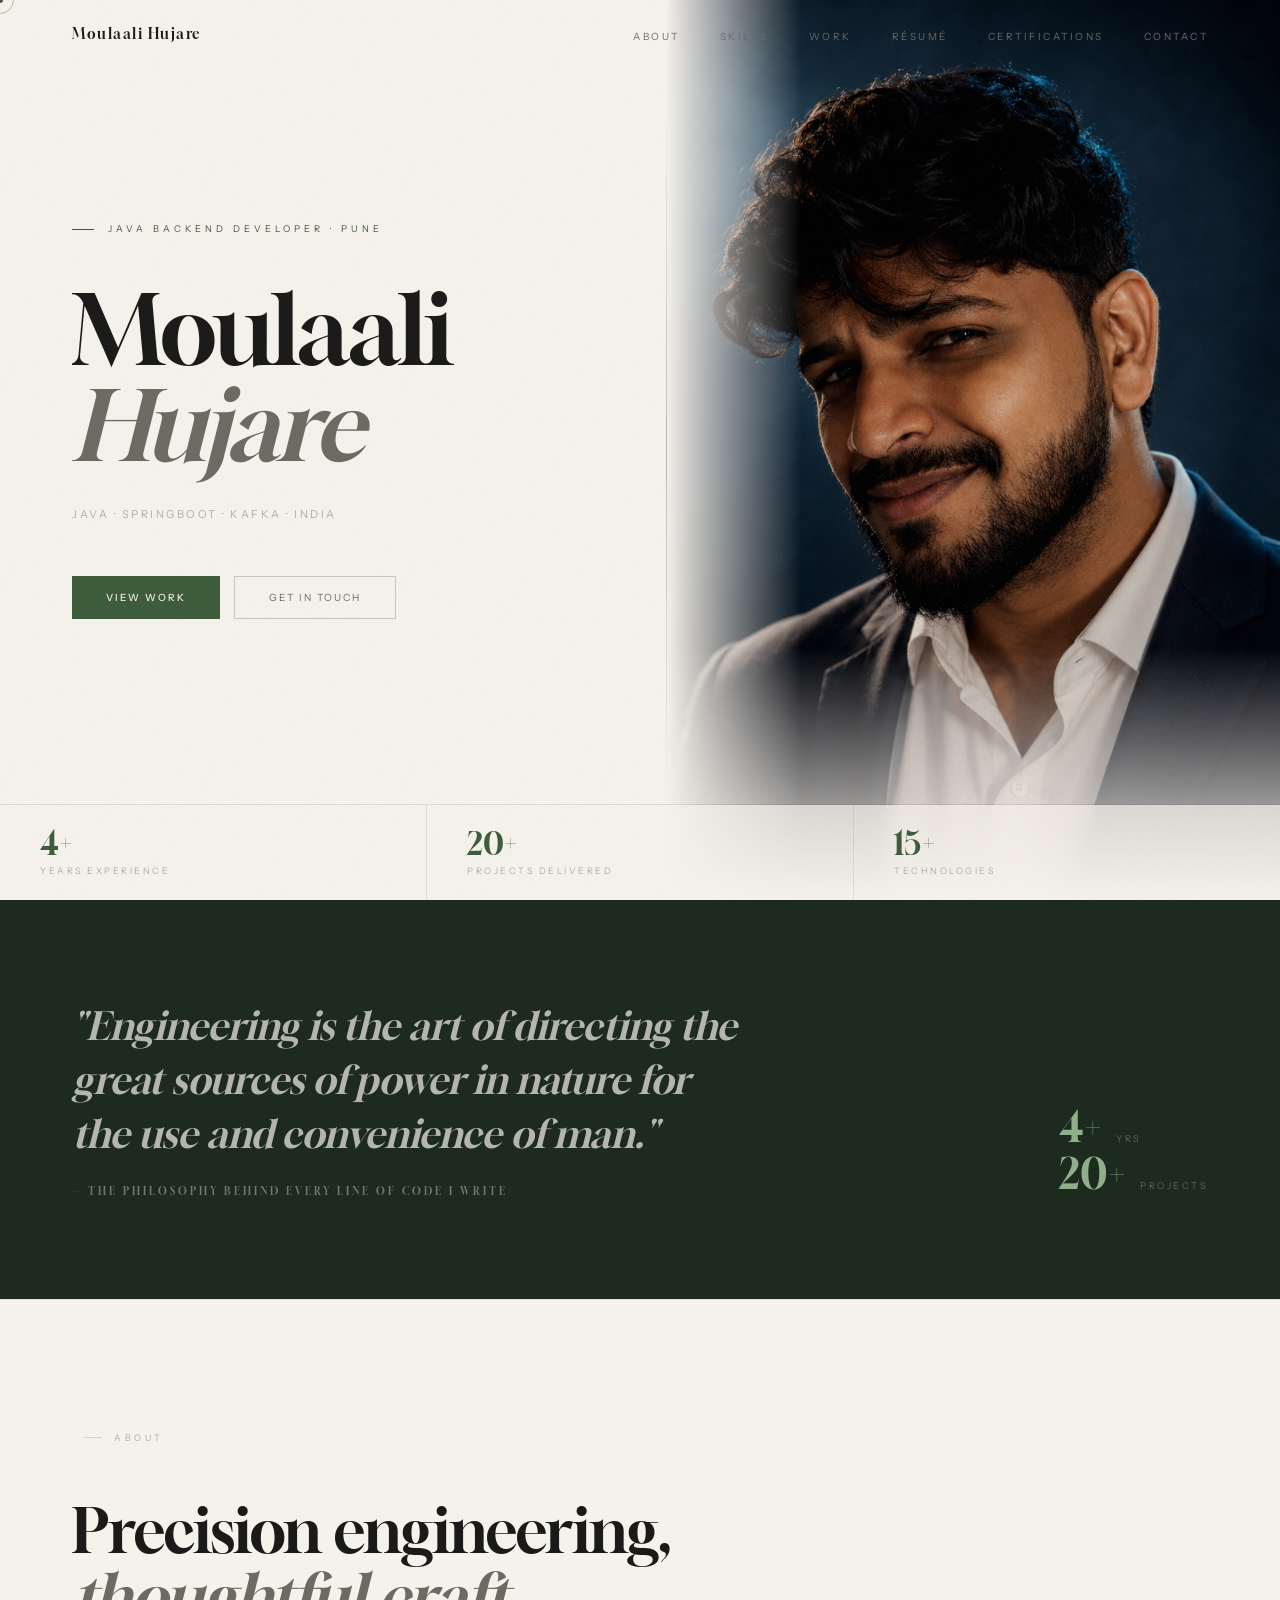
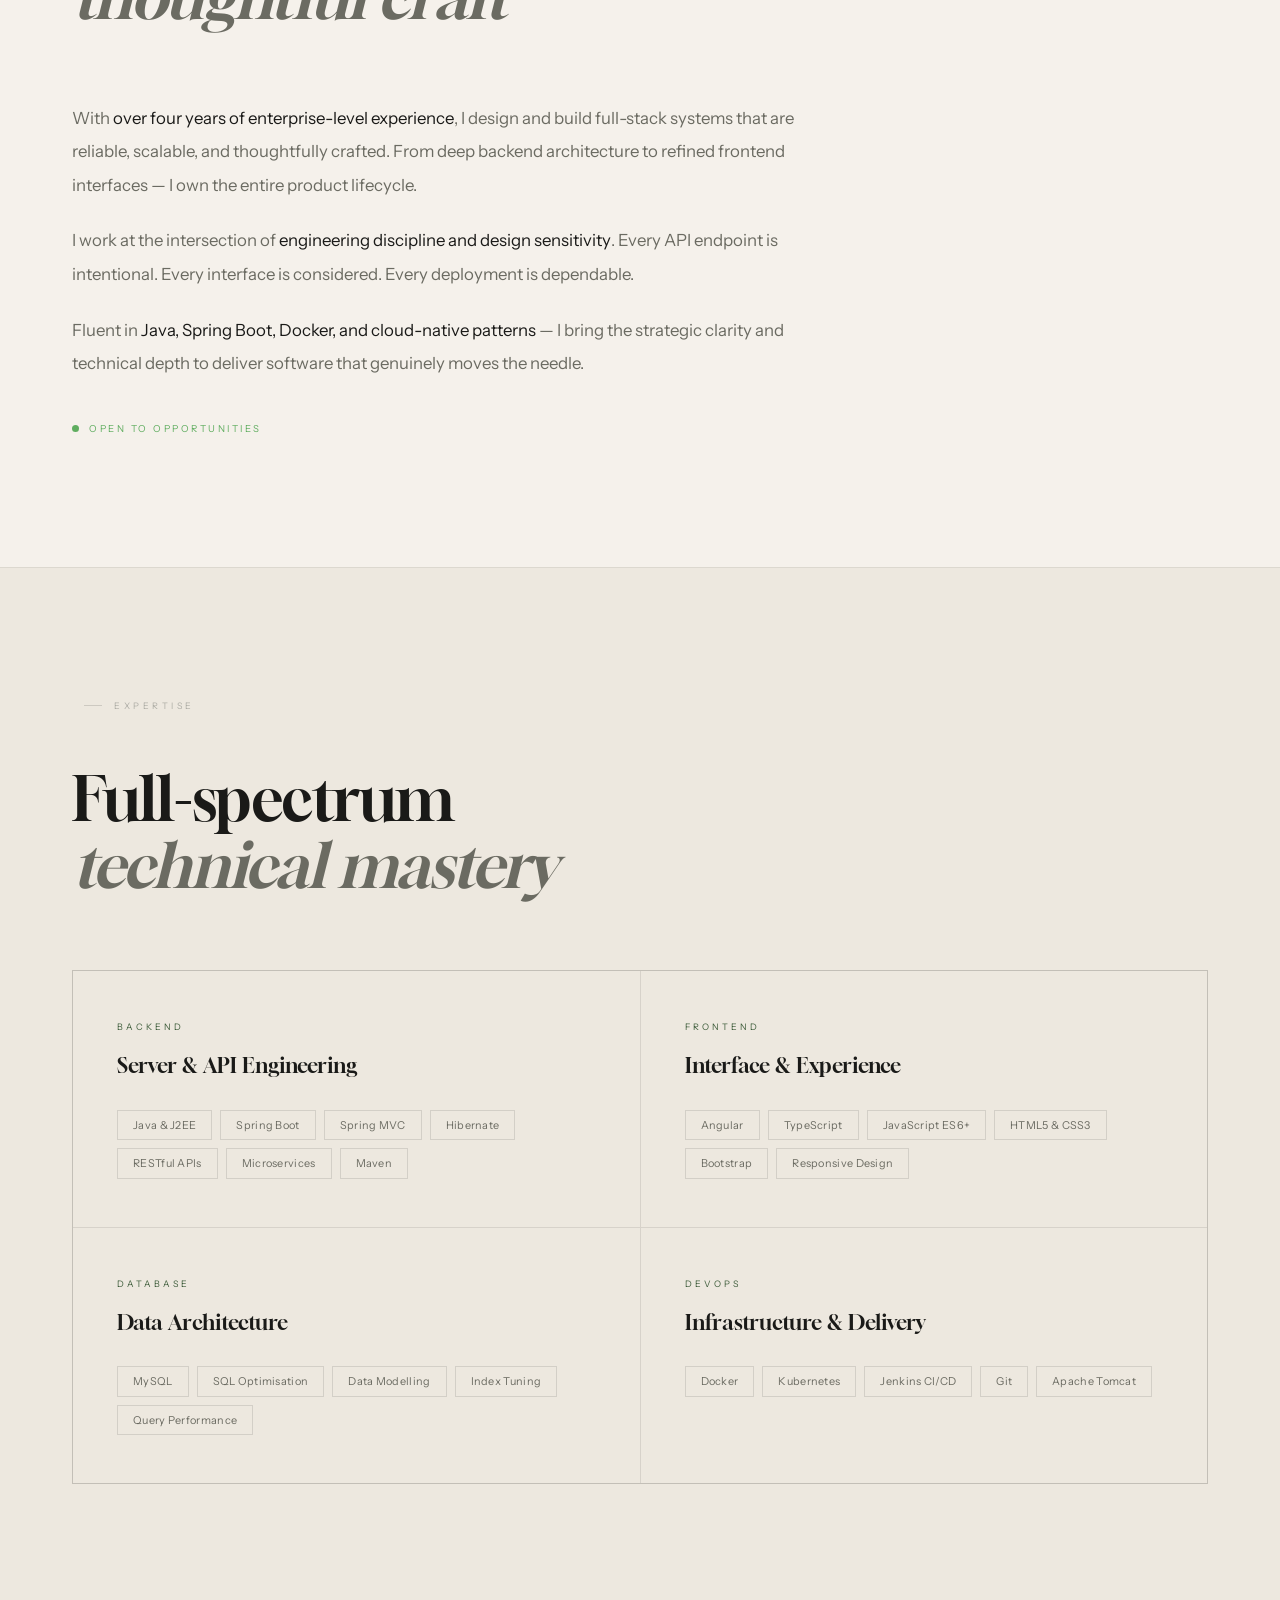
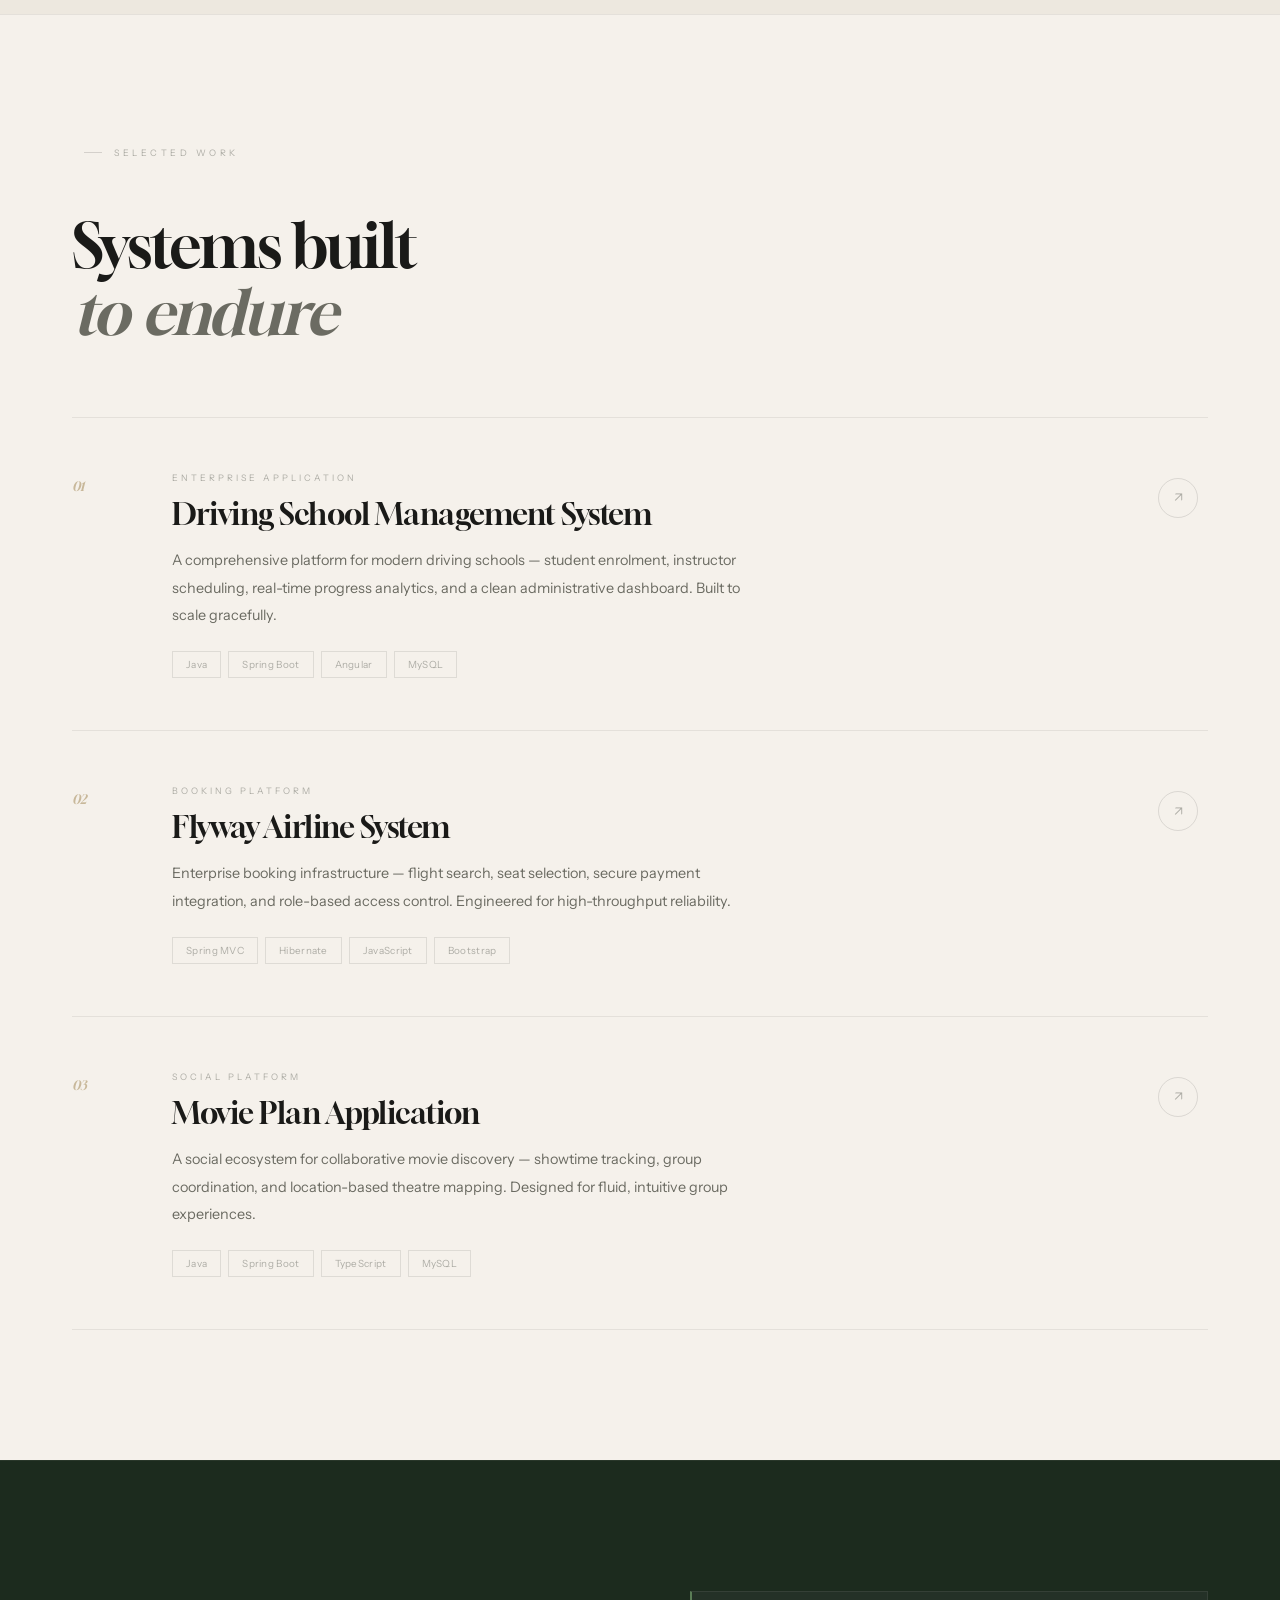
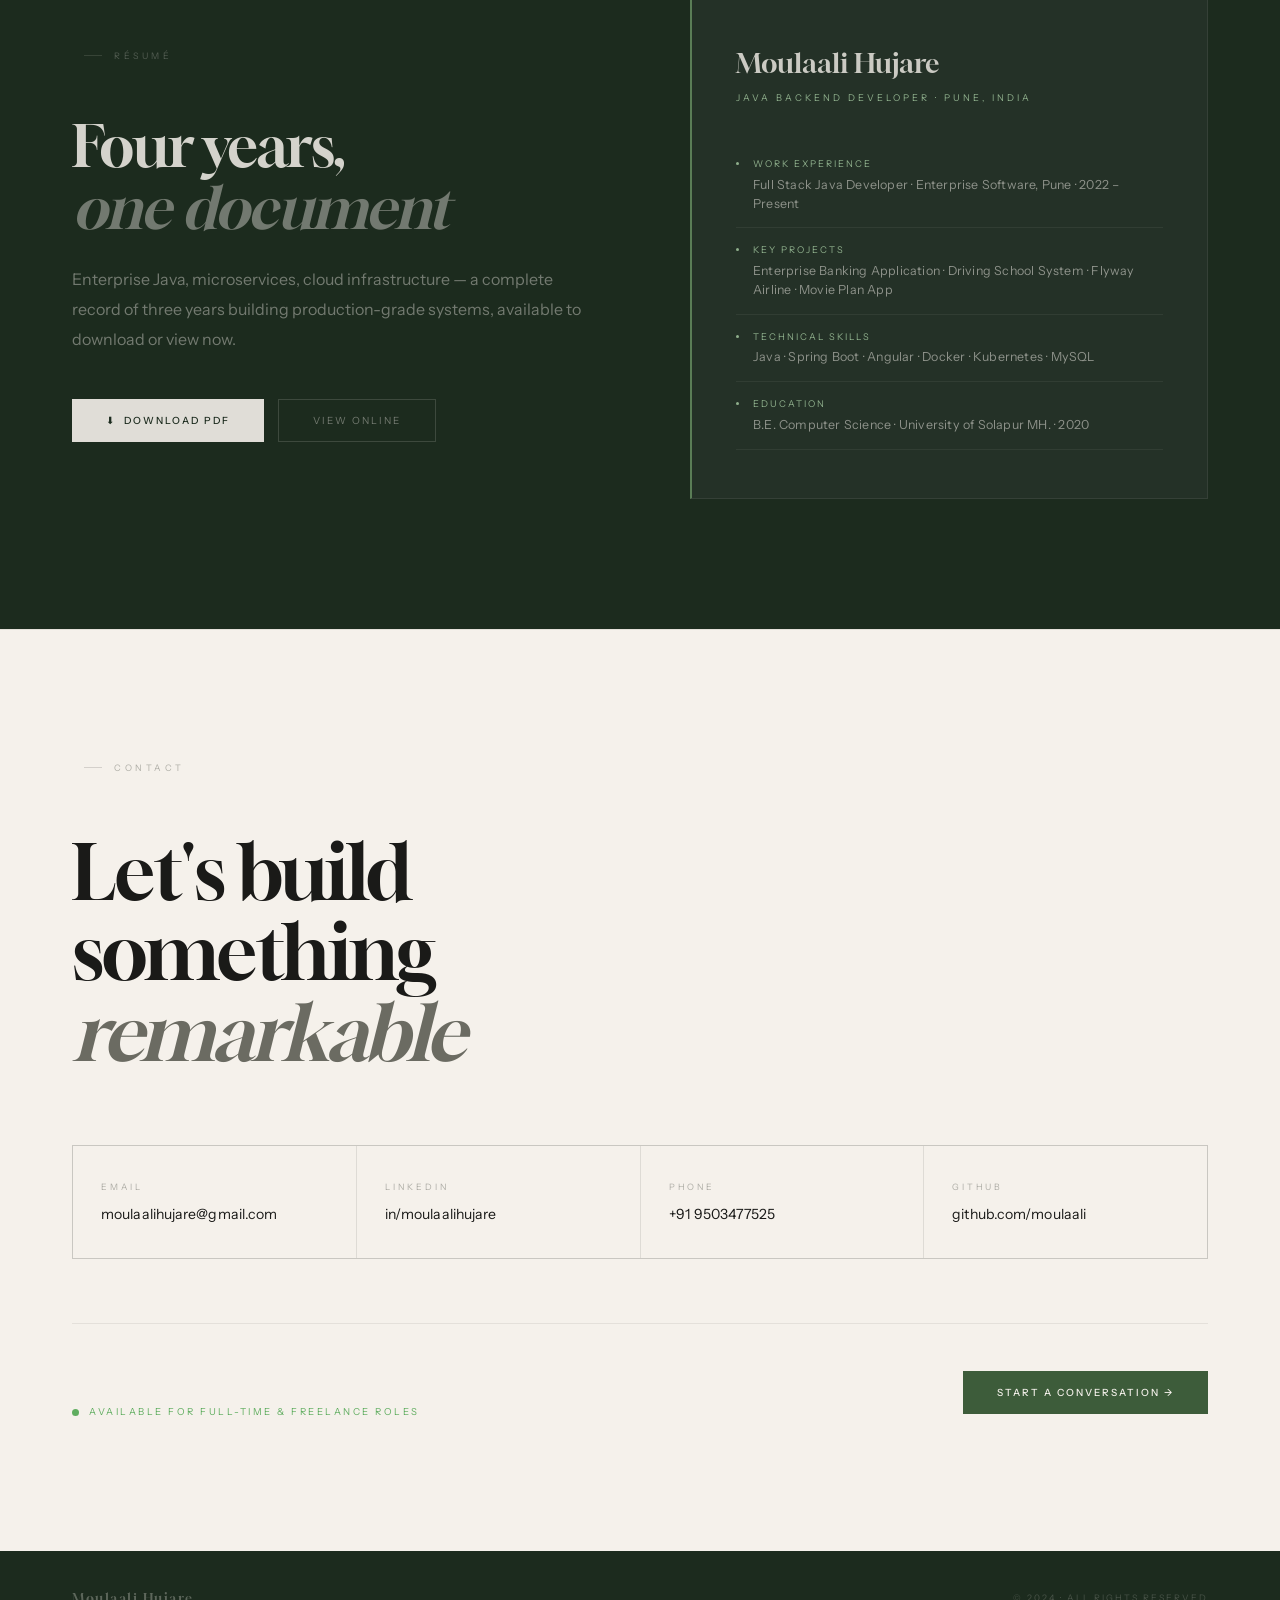
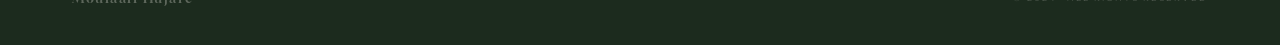
<file: index.html>
<!DOCTYPE html>
<html lang="en">
<head>
<meta charset="UTF-8"/>
<meta name="viewport" content="width=device-width, initial-scale=1.0"/>
<title>Moulaali Hujare</title>
<link rel="preconnect" href="https://fonts.googleapis.com"/>
<link rel="preconnect" href="https://fonts.gstatic.com" crossorigin/>
<link href="https://fonts.googleapis.com/css2?family=Gloock:ital@0;1&family=Instrument+Sans:ital,wght@0,300;0,400;0,500;1,300&display=swap" rel="stylesheet"/>
<style>

/* ═══════════════════════════════════
   TOKENS
═══════════════════════════════════ */
:root {
  /* Background layers */
  --bg:        #F5F1EB;   /* warm parchment */
  --bg-2:      #EDE8DF;   /* slightly deeper */
  --bg-dark:   #1C2B1E;   /* deep forest */
  --bg-dark2:  #243127;   /* forest panel */

  /* Typography */
  --ink:       #1A1A18;
  --ink-60:    #6B6B62;
  --ink-30:    #AEADA6;
  --sand:      #C8B89A;
  --sand-dim:  rgba(200,184,154,0.18);

  /* Accents */
  --moss:      #3D5C3A;   /* forest green */
  --moss-lt:   #5A7D56;
  --sage:      #8FAF8C;
  --terracotta:#C17F5E;

  /* Fonts */
  --serif:     'Gloock', Georgia, serif;
  --sans:      'Instrument Sans', sans-serif;

  --ease:      cubic-bezier(0.16,1,0.3,1);
}

/* ═══════════════════════════════════
   RESET & BASE
═══════════════════════════════════ */
*,*::before,*::after { box-sizing:border-box; margin:0; padding:0; }
html { scroll-behavior:smooth; }
body {
  background: var(--bg);
  color: var(--ink);
  font-family: var(--sans);
  font-size: 16px;
  line-height: 1.7;
  overflow-x: hidden;
  cursor: none;
  -webkit-font-smoothing: antialiased;
}
a { text-decoration: none; color: inherit; }
img { display: block; }

/* Subtle paper texture */
body::after {
  content: '';
  position: fixed; inset: 0; z-index: 9000;
  pointer-events: none; opacity: 0.022;
  background-image: url("data:image/svg+xml,%3Csvg viewBox='0 0 512 512' xmlns='http://www.w3.org/2000/svg'%3E%3Cfilter id='n'%3E%3CfeTurbulence type='fractalNoise' baseFrequency='0.7' numOctaves='4' stitchTiles='stitch'/%3E%3C/filter%3E%3Crect width='100%25' height='100%25' filter='url(%23n)'/%3E%3C/svg%3E");
  background-size: 200px;
}

/* ═══════════════════════════════════
   CURSOR
═══════════════════════════════════ */
#cur-dot {
  position: fixed; z-index: 9500; pointer-events: none;
  width: 6px; height: 6px;
  border-radius: 50%;
  background: var(--moss);
  transform: translate(-50%,-50%);
  transition: width 0.4s var(--ease), height 0.4s var(--ease), background 0.3s;
}
#cur-ring {
  position: fixed; z-index: 9499; pointer-events: none;
  width: 28px; height: 28px;
  border: 1px solid rgba(61,92,58,0.35);
  border-radius: 50%;
  transform: translate(-50%,-50%);
  /* ring lags behind for smooth feel */
}
body.on-link #cur-dot { width: 48px; height: 48px; background: rgba(61,92,58,0.1); }
body.on-link #cur-ring { opacity: 0; }

/* ═══════════════════════════════════
   PROGRESS LINE
═══════════════════════════════════ */
#bar {
  position: fixed; top: 0; left: 0; z-index: 8000;
  height: 2px; width: 0%;
  background: var(--moss);
  transition: width 0.1s linear;
}

/* ═══════════════════════════════════
   NAV
═══════════════════════════════════ */
#nav {
  position: fixed; top: 0; left: 0; right: 0; z-index: 300;
  display: flex; align-items: center; justify-content: space-between;
  padding: 0 72px; height: 70px;
  transition: background 0.7s var(--ease), border-color 0.7s, height 0.4s var(--ease);
  border-bottom: 1px solid transparent;
}
#nav.solid {
  background: rgba(245,241,235,0.93);
  backdrop-filter: blur(16px);
  border-color: rgba(26,26,24,0.08);
  height: 60px;
}
.nav-logo {
  font-family: var(--serif); font-size: 0.9rem;
  font-weight: 400; letter-spacing: 1.5px;
  color: var(--ink); cursor: none;
}
nav ul { display: flex; gap: 40px; list-style: none; }
nav ul a {
  font-size: 0.62rem; letter-spacing: 2.5px;
  text-transform: uppercase; font-weight: 400;
  color: var(--ink-60); cursor: none;
  transition: color 0.3s;
  position: relative;
}
nav ul a::after {
  content: '';
  position: absolute; left: 0; bottom: -4px;
  width: 0; height: 1px;
  background: var(--moss);
  transition: width 0.4s var(--ease);
}
nav ul a:hover, nav ul a.on { color: var(--ink); }
nav ul a:hover::after, nav ul a.on::after { width: 100%; }

/* ═══════════════════════════════════
   HERO
═══════════════════════════════════ */
#hero {
  min-height: 100svh;
  display: grid; grid-template-columns: 52% 48%;
  position: relative; overflow: hidden;
}

/* Left — text */
.hero-left {
  display: flex; flex-direction: column; justify-content: center;
  padding: 80px 72px 140px;
  position: relative; z-index: 2;
}

/* Right — photo */
.hero-right {
  background: var(--bg-dark); position: relative; overflow: hidden;
}
.hero-right img {
  width: 100%; height: 100%;
  object-fit: cover; object-position: center top;
  filter: sepia(12%) contrast(1.08) brightness(0.82);
  transform: scale(1.05);
  transition: transform 7s var(--ease), filter 1.2s;
}
#hero:hover .hero-right img {
  transform: scale(1.01);
  filter: sepia(4%) contrast(1.06) brightness(0.9);
}
/* Photo color-grade overlay */
.hero-right::before {
  content: '';
  position: absolute; inset: 0; z-index: 1;
  background:
    linear-gradient(to right, var(--bg) 0%, transparent 22%),
    linear-gradient(to top,   var(--bg) 0%, transparent 28%);
}
/* Thin vertical rule */
.hero-sep {
  position: absolute; left: 52%; top: 12%; bottom: 12%; z-index: 3;
  width: 1px;
  background: linear-gradient(to bottom, transparent, rgba(61,92,58,0.35), transparent);
}

.hero-eyebrow {
  display: flex; align-items: center; gap: 14px; margin-bottom: 44px;
  opacity: 0; animation: rise 1.1s 0.15s var(--ease) forwards;
}
.eyebrow-dash { width: 22px; height: 1px; background: var(--moss); }
.eyebrow-text {
  font-size: 0.58rem; letter-spacing: 4px;
  text-transform: uppercase; color: var(--moss);
}

.hero-name {
  font-family: var(--serif); font-size: clamp(4rem, 7.5vw, 8rem);
  font-weight: 400; line-height: 1.0; letter-spacing: -2px;
  color: var(--ink); margin-bottom: 32px;
}
.hero-name .ln { display: block; overflow: hidden; padding-bottom: 0.12em; margin-bottom: -0.12em; }
.hero-name .wd {
  display: block;
  opacity: 0; transform: translateY(108%);
  animation: slide-up 1.1s var(--ease) forwards;
}
.hero-name .wd.a { animation-delay: 0.3s; }
.hero-name .wd.b { animation-delay: 0.52s; font-style: italic; color: var(--ink-60); }

.hero-descriptor {
  font-size: 0.68rem; letter-spacing: 2.5px; text-transform: uppercase;
  color: var(--ink-30); margin-bottom: 52px;
  opacity: 0; animation: rise 1s 0.8s var(--ease) forwards;
}

.hero-cta {
  display: flex; gap: 14px; flex-wrap: wrap;
  opacity: 0; animation: rise 1s 1s var(--ease) forwards;
}

/* Stats — pinned to bottom full width */
.hero-stats {
  position: absolute; bottom: 0; left: 0; right: 0; z-index: 4;
  display: flex; border-top: 1px solid rgba(26,26,24,0.1);
}
.hs {
  flex: 1; padding: 22px 40px;
  border-right: 1px solid rgba(26,26,24,0.08);
  background: rgba(245,241,235,0.7);
  backdrop-filter: blur(8px);
  opacity: 0; animation: rise 0.9s var(--ease) forwards;
}
.hs:nth-child(1) { animation-delay: 1.1s; }
.hs:nth-child(2) { animation-delay: 1.2s; }
.hs:nth-child(3) { animation-delay: 1.3s; }
.hs:last-child { border-right: none; }
.hs-n {
  font-family: var(--serif); font-size: 2rem;
  font-weight: 400; color: var(--moss); line-height: 1; margin-bottom: 4px;
}
.hs-l {
  font-size: 0.56rem; letter-spacing: 2.5px;
  text-transform: uppercase; color: var(--ink-30);
}

/* ═══════════════════════════════════
   BUTTONS
═══════════════════════════════════ */
.btn-fill {
  display: inline-flex; align-items: center; gap: 10px;
  padding: 13px 34px;
  background: var(--moss); color: var(--bg);
  font-size: 0.62rem; font-weight: 500;
  letter-spacing: 2px; text-transform: uppercase;
  cursor: none; position: relative; overflow: hidden;
  transition: transform 0.4s var(--ease);
}
.btn-fill::before {
  content: ''; position: absolute; inset: 0;
  background: var(--bg-dark2);
  transform: translateX(-101%);
  transition: transform 0.45s var(--ease);
}
.btn-fill:hover { transform: translateY(-2px); }
.btn-fill:hover::before { transform: translateX(0); }
.btn-fill span { position: relative; z-index: 1; }

.btn-border {
  display: inline-flex; align-items: center; gap: 10px;
  padding: 12px 34px;
  border: 1px solid rgba(26,26,24,0.2);
  color: var(--ink-60);
  font-size: 0.62rem; font-weight: 400;
  letter-spacing: 2px; text-transform: uppercase;
  cursor: none;
  transition: border-color 0.3s, color 0.3s, transform 0.4s var(--ease);
}
.btn-border:hover { border-color: var(--moss); color: var(--moss); transform: translateY(-2px); }

/* ═══════════════════════════════════
   DARK BAND — full-bleed forest
═══════════════════════════════════ */
.dark-band {
  background: var(--bg-dark);
  padding: 100px 72px;
  display: flex; align-items: flex-end; justify-content: space-between;
  gap: 60px; flex-wrap: wrap;
}
.db-quote {
  font-family: var(--serif); font-size: clamp(1.5rem, 3vw, 2.6rem);
  font-weight: 400; font-style: italic; line-height: 1.4;
  color: rgba(245,241,235,0.7); max-width: 680px;
}
.db-quote em { color: rgba(245,241,235,0.4); font-style: normal; font-size: 0.6rem; letter-spacing: 3px; text-transform: uppercase; display: block; margin-top: 24px; }
.db-right {
  display: flex; flex-direction: column; gap: 6px; flex-shrink: 0;
  padding-bottom: 4px;
}
.db-stat {
  display: flex; align-items: baseline; gap: 14px;
}
.db-n {
  font-family: var(--serif); font-size: 2.6rem;
  font-weight: 400; color: var(--sage); line-height: 1;
}
.db-l {
  font-size: 0.58rem; letter-spacing: 2.5px;
  text-transform: uppercase; color: rgba(245,241,235,0.3);
}

/* ═══════════════════════════════════
   SECTIONS
═══════════════════════════════════ */
.si { max-width: 1280px; margin: 0 auto; padding: 130px 72px; }

.sec-label {
  display: flex; align-items: center; gap: 12px; margin-bottom: 52px;
}
.sl-num {
  font-family: var(--serif); font-style: italic;
  font-size: 0.72rem; color: var(--moss);
}
.sl-line { width: 18px; height: 1px; background: rgba(26,26,24,0.15); }
.sl-text {
  font-size: 0.56rem; letter-spacing: 3.5px;
  text-transform: uppercase; color: var(--ink-30);
}

.sec-h {
  font-family: var(--serif);
  font-size: clamp(2.8rem, 4.8vw, 4.8rem);
  font-weight: 400; line-height: 1.08;
  color: var(--ink); letter-spacing: -1px;
}
.sec-h i { font-style: italic; color: var(--ink-60); }
.sec-sub {
  font-size: 1rem; line-height: 1.9; font-weight: 300;
  color: var(--ink-60); max-width: 500px; margin-top: 20px;
}

/* ═══════════════════════════════════
   ABOUT
═══════════════════════════════════ */
#about { background: var(--bg); border-top: 1px solid rgba(26,26,24,0.08); }
.about-layout {
  display: grid; grid-template-columns: 1fr;
  max-width: 760px;
  margin-top: 72px;
}
.about-body p {
  font-size: 1.05rem; line-height: 2; font-weight: 300;
  color: var(--ink-60); margin-bottom: 22px;
}
.about-body p strong { color: var(--ink); font-weight: 400; }
.status-row {
  display: flex; align-items: center; gap: 10px; margin-top: 40px;
}
.status-dot {
  width: 7px; height: 7px; border-radius: 50%;
  background: #5FAD5F;
  animation: breathe 2.4s ease-in-out infinite;
}
.status-txt {
  font-size: 0.6rem; letter-spacing: 2.5px;
  text-transform: uppercase; color: #5FAD5F;
}




/* ═══════════════════════════════════
   SKILLS
═══════════════════════════════════ */
#skills { background: var(--bg-2); border-top: 1px solid rgba(26,26,24,0.08); }
.skills-layout {
  display: grid; grid-template-columns: repeat(2,1fr);
  gap: 1px; background: rgba(26,26,24,0.1);
  margin-top: 72px; border: 1px solid rgba(26,26,24,0.1);
}
.sg {
  background: var(--bg-2); padding: 48px 44px;
  cursor: none; position: relative; overflow: hidden;
  transition: background 0.35s var(--ease);
}
/* Bottom border reveal */
.sg::after {
  content: '';
  position: absolute; bottom: 0; left: 44px; right: 44px; height: 1px;
  background: var(--moss);
  transform: scaleX(0); transform-origin: left;
  transition: transform 0.5s var(--ease);
}
.sg:hover { background: var(--bg); }
.sg:hover::after { transform: scaleX(1); }
.sg-head {
  font-size: 0.56rem; letter-spacing: 3px; text-transform: uppercase;
  color: var(--moss); margin-bottom: 14px;
}
.sg-title {
  font-family: var(--serif); font-size: 1.3rem;
  font-weight: 400; color: var(--ink); margin-bottom: 26px;
}
.sg-tags { display: flex; flex-wrap: wrap; gap: 8px; }
.sg-tag {
  padding: 5px 15px; border: 1px solid rgba(26,26,24,0.12);
  font-size: 0.68rem; font-weight: 300; color: var(--ink-60);
  letter-spacing: 0.3px;
  transition: border-color 0.3s, color 0.3s;
}
.sg:hover .sg-tag { border-color: rgba(61,92,58,0.3); color: var(--ink); }

/* ═══════════════════════════════════
   WORK
═══════════════════════════════════ */
#work { background: var(--bg); border-top: 1px solid rgba(26,26,24,0.08); }
.work-items { margin-top: 72px; }
.wi {
  display: grid; grid-template-columns: 52px 1fr 50px;
  gap: 48px; align-items: start;
  padding: 52px 0; border-bottom: 1px solid rgba(26,26,24,0.08);
  cursor: none; position: relative;
  transition: padding-left 0.6s var(--ease);
}
.wi:first-child { border-top: 1px solid rgba(26,26,24,0.08); }
.wi::before {
  content: '';
  position: absolute; left: 0; top: 20%; bottom: 20%; width: 1px;
  background: linear-gradient(to bottom, transparent, var(--moss), transparent);
  opacity: 0; transition: opacity 0.4s var(--ease);
}
.wi:hover { padding-left: 18px; }
.wi:hover::before { opacity: 0.6; }

.wi-num {
  font-family: var(--serif); font-style: italic; font-size: 0.8rem;
  color: var(--sand); padding-top: 6px;
  transition: color 0.3s;
}
.wi:hover .wi-num { color: var(--moss); }

.wi-cat {
  font-size: 0.56px; letter-spacing: 3px; text-transform: uppercase;
  color: var(--ink-30); margin-bottom: 12px; font-size: 0.56rem;
}
.wi-title {
  font-family: var(--serif); font-size: 1.85rem;
  font-weight: 400; color: var(--ink); line-height: 1.15;
  margin-bottom: 16px; letter-spacing: -0.5px;
  transition: color 0.3s;
}
.wi:hover .wi-title { color: var(--moss); }
.wi-desc {
  font-size: 0.9rem; line-height: 1.9; font-weight: 300;
  color: var(--ink-60); max-width: 580px;
}
.wi-chips { display: flex; flex-wrap: wrap; gap: 7px; margin-top: 22px; }
.wi-chip {
  padding: 4px 13px; border: 1px solid rgba(26,26,24,0.1);
  font-size: 0.62rem; color: var(--ink-30); letter-spacing: 0.3px;
  transition: border-color 0.3s, color 0.3s;
}
.wi:hover .wi-chip { border-color: rgba(61,92,58,0.2); color: var(--ink-60); }

.wi-arrow {
  width: 40px; height: 40px; border: 1px solid rgba(26,26,24,0.12);
  border-radius: 50%; display: flex; align-items: center; justify-content: center;
  color: var(--ink-30); font-size: 0.85rem; margin-top: 8px;
  flex-shrink: 0;
  transition: background 0.35s var(--ease), border-color 0.35s,
              color 0.35s, transform 0.45s var(--ease);
}
.wi:hover .wi-arrow {
  background: var(--moss); border-color: var(--moss);
  color: var(--bg); transform: rotate(-45deg);
}

/* ═══════════════════════════════════
   RESUME — single clean section
═══════════════════════════════════ */
#resume {
  background: var(--bg-dark);
  border-top: 1px solid rgba(245,241,235,0.06);
  padding: 130px 72px;
}
.resume-inner {
  max-width: 1280px; margin: 0 auto;
  display: grid; grid-template-columns: 1fr 1fr;
  gap: 100px; align-items: center;
}
.resume-left .sl-num { color: var(--sage); }
.resume-left .sl-line { background: rgba(245,241,235,0.12); }
.resume-left .sl-text { color: rgba(245,241,235,0.25); }
.resume-title {
  font-family: var(--serif);
  font-size: clamp(2.8rem,4.5vw,4.5rem);
  font-weight: 400; line-height: 1.08;
  color: rgba(245,241,235,0.85); letter-spacing: -1px;
  margin: 52px 0 24px;
}
.resume-title i { font-style: italic; color: rgba(245,241,235,0.4); }
.resume-body {
  font-size: 1rem; line-height: 1.9; font-weight: 300;
  color: rgba(245,241,235,0.4); margin-bottom: 44px;
}
.resume-btns { display: flex; gap: 14px; flex-wrap: wrap; }

/* Light variant buttons for dark bg */
.btn-light {
  display: inline-flex; align-items: center; gap: 10px;
  padding: 13px 34px;
  background: rgba(245,241,235,0.9); color: var(--bg-dark);
  font-size: 0.62rem; font-weight: 500;
  letter-spacing: 2px; text-transform: uppercase;
  cursor: none; position: relative; overflow: hidden;
  transition: transform 0.4s var(--ease);
}
.btn-light::before {
  content: ''; position: absolute; inset: 0;
  background: var(--sage);
  transform: translateX(-101%);
  transition: transform 0.45s var(--ease);
}
.btn-light:hover { transform: translateY(-2px); }
.btn-light:hover::before { transform: translateX(0); }
.btn-light span { position: relative; z-index: 1; }

.btn-ghost-lt {
  display: inline-flex; align-items: center; gap: 10px;
  padding: 12px 34px;
  border: 1px solid rgba(245,241,235,0.15); color: rgba(245,241,235,0.4);
  font-size: 0.62rem; font-weight: 400;
  letter-spacing: 2px; text-transform: uppercase;
  cursor: none;
  transition: border-color 0.3s, color 0.3s, transform 0.4s var(--ease);
}
.btn-ghost-lt:hover {
  border-color: rgba(245,241,235,0.4);
  color: rgba(245,241,235,0.8);
  transform: translateY(-2px);
}

/* Document preview card */
.resume-card {
  background: var(--bg-dark2);
  border: 1px solid rgba(245,241,235,0.08);
  border-left: 2px solid var(--moss-lt);
  padding: 48px 44px;
  transition: transform 0.5s var(--ease), box-shadow 0.5s;
}
.resume-card:hover {
  transform: translateY(-6px);
  box-shadow: 0 32px 80px rgba(0,0,0,0.4);
}
.rc-name {
  font-family: var(--serif); font-size: 1.7rem;
  font-weight: 400; color: rgba(245,241,235,0.8); margin-bottom: 4px;
}
.rc-role {
  font-size: 0.58rem; letter-spacing: 3px; text-transform: uppercase;
  color: var(--sage); margin-bottom: 36px;
}
.rc-items { display: flex; flex-direction: column; }
.rc-item {
  display: flex; align-items: flex-start; gap: 14px;
  padding: 14px 0; border-bottom: 1px solid rgba(245,241,235,0.06);
}
.rc-dot { width: 3px; height: 3px; background: var(--sage); border-radius: 50%; flex-shrink: 0; margin-top: 6px; }
.rc-block { display: flex; flex-direction: column; gap: 4px; }
.rc-lbl {
  font-size: 0.58rem; letter-spacing: 2px; text-transform: uppercase;
  color: var(--sage);
}
.rc-detail {
  font-family: var(--sans); font-size: 0.78rem; font-weight: 300;
  color: rgba(245,241,235,0.5); line-height: 1.5; letter-spacing: 0.2px;
}

/* ═══════════════════════════════════
   CONTACT
═══════════════════════════════════ */
#contact { background: var(--bg); border-top: 1px solid rgba(26,26,24,0.08); }
.contact-heading {
  font-family: var(--serif);
  font-size: clamp(3rem, 6vw, 6.5rem);
  font-weight: 400; line-height: 1.05;
  color: var(--ink); letter-spacing: -2px;
  margin: 56px 0 72px;
}
.contact-heading i { font-style: italic; color: var(--ink-60); }
.c-grid {
  display: grid; grid-template-columns: repeat(4,1fr);
  gap: 1px; background: rgba(26,26,24,0.1);
  border: 1px solid rgba(26,26,24,0.1); margin-bottom: 64px;
}
.cc {
  background: var(--bg); padding: 34px 28px;
  cursor: none; position: relative; overflow: hidden;
  transition: background 0.35s;
}
.cc::before {
  content: '';
  position: absolute; top: 0; left: 0; right: 0; height: 1px;
  background: var(--moss);
  transform: scaleX(0);
  transition: transform 0.45s var(--ease);
}
.cc:hover { background: rgba(61,92,58,0.04); }
.cc:hover::before { transform: scaleX(1); }
.cc-lbl {
  font-size: 0.55rem; letter-spacing: 3px; text-transform: uppercase;
  color: var(--ink-30); margin-bottom: 10px;
}
.cc-val {
  font-family: var(--sans); font-size: 0.88rem;
  font-weight: 300; color: var(--ink); line-height: 1.4; letter-spacing: 0.1px;
}
.c-foot {
  display: flex; justify-content: space-between; align-items: center;
  padding-top: 40px; border-top: 1px solid rgba(26,26,24,0.08);
  flex-wrap: wrap; gap: 24px;
}

/* ═══════════════════════════════════
   FOOTER
═══════════════════════════════════ */
footer {
  background: var(--bg-dark); padding: 36px 72px;
  display: flex; justify-content: space-between; align-items: center;
  flex-wrap: wrap; gap: 12px;
}
.ft-l {
  font-family: var(--serif); font-size: 0.82rem;
  font-weight: 400; color: rgba(245,241,235,0.3); letter-spacing: 1.5px;
}
.ft-r {
  font-size: 0.56rem; letter-spacing: 2px;
  text-transform: uppercase; color: rgba(245,241,235,0.2);
}

/* ═══════════════════════════════════
   KEYFRAMES
═══════════════════════════════════ */
@keyframes rise {
  from { opacity:0; transform:translateY(20px); }
  to   { opacity:1; transform:translateY(0); }
}
@keyframes slide-up {
  from { opacity:0; transform:translateY(108%); }
  to   { opacity:1; transform:translateY(0); }
}
@keyframes breathe {
  0%,100% { opacity:1; }
  50%      { opacity:0.35; }
}

/* Scroll reveal */
.rv { opacity:0; transform:translateY(26px); transition:opacity 0.9s var(--ease),transform 0.9s var(--ease); }
.rv.in { opacity:1; transform:translateY(0); }
.rv-l { opacity:0; transform:translateX(-24px); transition:opacity 0.85s var(--ease),transform 0.85s var(--ease); }
.rv-l.in { opacity:1; transform:translateX(0); }
.rv-s { opacity:0; transform:scale(0.97); transition:opacity 0.85s var(--ease),transform 0.85s var(--ease); }
.rv-s.in { opacity:1; transform:scale(1); }
.d1{transition-delay:.08s} .d2{transition-delay:.16s}
.d3{transition-delay:.24s} .d4{transition-delay:.32s}

/* ═══════════════════════════════════
   RESPONSIVE
═══════════════════════════════════ */
@media(max-width:1024px){
  #nav{padding:0 36px;}
  .si{padding:100px 36px;}
  .hero-left{padding:0 36px 120px;}
  .about-layout,.resume-inner{grid-template-columns:1fr;gap:56px;}
  .skills-layout{grid-template-columns:1fr;}
  
  .wi{grid-template-columns:44px 1fr;}
  .wi-arrow{display:none;}
  #resume{padding:100px 36px;}
  footer{padding:28px 36px;}
  .dark-band{padding:72px 36px;}
  .c-grid{grid-template-columns:1fr 1fr;}
}
@media(max-width:520px){
  .c-grid{grid-template-columns:1fr;}
}
@media(max-width:768px){
  #hero{grid-template-columns:1fr;}
  .hero-right{height:52vh;order:-1;}
  .hero-left{padding:80px 28px 130px;}
  nav ul{display:none;}
  .hero-name{font-size:clamp(3.5rem,12vw,6rem);}
  .hero-stats{flex-direction:column;}
  .hs{border-right:none;border-bottom:1px solid rgba(26,26,24,0.08);}
  .hs:last-child{border-bottom:none;}
  
  .hero-sep{display:none;}
  .hero-cta{flex-direction:column;align-items:flex-start;}
  .contact-heading{font-size:clamp(2.5rem,9vw,4rem);}
}
</style>
</head>
<body>

<div id="bar"></div>
<div id="cur-dot"></div>
<div id="cur-ring"></div>

<!-- ── NAV ── -->
<nav id="nav">
  <a href="#hero" class="nav-logo">Moulaali Hujare</a>
  <ul>
    <li><a href="#about">About</a></li>
    <li><a href="#skills">Skills</a></li>
    <li><a href="#work">Work</a></li>
    <li><a href="#resume">Résumé</a></li>
    <li><a href="certifications.html">Certifications</a></li>
    <li><a href="#contact">Contact</a></li>
  </ul>
</nav>

<!-- ── HERO ── -->
<section id="hero">
  <div class="hero-left">
    <div class="hero-eyebrow">
      <div class="eyebrow-dash"></div>
      <span class="eyebrow-text">Java Backend Developer · Pune</span>
    </div>

    <h1 class="hero-name">
      <span class="ln"><span class="wd a">Moulaali</span></span>
      <span class="ln"><span class="wd b">Hujare</span></span>
    </h1>

    <p class="hero-descriptor">Java &middot; Springboot &middot; Kafka &middot; India</p>

    <div class="hero-cta">
      <a href="#work" class="btn-fill"><span>View Work</span></a>
      <a href="#contact" class="btn-border">Get in Touch</a>
    </div>
  </div>

  <div class="hero-right">
    <img src="pfpic.png" alt="Moulaali Hujare"
         onerror="this.parentElement.style.background='#243127'"/>
  </div>

  <div class="hero-sep"></div>

  <div class="hero-stats">
    <div class="hs">
      <div class="hs-n" id="n1">4+</div>
      <div class="hs-l">Years Experience</div>
    </div>
    <div class="hs">
      <div class="hs-n" id="n2">15+</div>
      <div class="hs-l">Projects Delivered</div>
    </div>
    <div class="hs">
      <div class="hs-n" id="n3">15+</div>
      <div class="hs-l">Technologies</div>
    </div>
  </div>
</section>

<!-- ── DARK QUOTE BAND ── -->
<div class="dark-band rv">
  <p class="db-quote">
    "Engineering is the art of directing the great sources of power in nature for the use and convenience of man."
    <em>— the philosophy behind every line of code I write</em>
  </p>
  <div class="db-right">
    <div class="db-stat"><span class="db-n">4+</span><span class="db-l">Yrs</span></div>
    <div class="db-stat"><span class="db-n">20+</span><span class="db-l">Projects</span></div>
  </div>
</div>

<!-- ── ABOUT ── -->
<section id="about">
  <div class="si">
    <div class="sec-label rv">
      <span class="sl-num"></span>
      <div class="sl-line"></div>
      <span class="sl-text">About</span>
    </div>
    <h2 class="sec-h rv d1">Precision engineering,<br/><i>thoughtful craft</i></h2>

    <div class="about-layout">
      <div class="about-body rv-l d2">
        <p>With <strong>over four years of enterprise-level experience</strong>, I design and build full-stack systems that are reliable, scalable, and thoughtfully crafted. From deep backend architecture to refined frontend interfaces — I own the entire product lifecycle.</p>
        <p>I work at the intersection of <strong>engineering discipline and design sensitivity</strong>. Every API endpoint is intentional. Every interface is considered. Every deployment is dependable.</p>
        <p>Fluent in <strong>Java, Spring Boot, Docker, and cloud-native patterns</strong> — I bring the strategic clarity and technical depth to deliver software that genuinely moves the needle.</p>
        <div class="status-row">
          <div class="status-dot"></div>
          <span class="status-txt">Open to opportunities</span>
        </div>
      </div>


    </div>
  </div>
</section>

<!-- ── SKILLS ── -->
<section id="skills">
  <div class="si">
    <div class="sec-label rv">
      <span class="sl-num"></span>
      <div class="sl-line"></div>
      <span class="sl-text">Expertise</span>
    </div>
    <h2 class="sec-h rv d1">Full-spectrum<br/><i>technical mastery</i></h2>

    <div class="skills-layout">
      <div class="sg rv d1">
        <div class="sg-head">Backend</div>
        <div class="sg-title">Server & API Engineering</div>
        <div class="sg-tags">
          <span class="sg-tag">Java & J2EE</span><span class="sg-tag">Spring Boot</span>
          <span class="sg-tag">Spring MVC</span><span class="sg-tag">Hibernate</span>
          <span class="sg-tag">RESTful APIs</span><span class="sg-tag">Microservices</span>
          <span class="sg-tag">Maven</span>
        </div>
      </div>
      <div class="sg rv d2">
        <div class="sg-head">Frontend</div>
        <div class="sg-title">Interface & Experience</div>
        <div class="sg-tags">
          <span class="sg-tag">Angular</span><span class="sg-tag">TypeScript</span>
          <span class="sg-tag">JavaScript ES6+</span><span class="sg-tag">HTML5 & CSS3</span>
          <span class="sg-tag">Bootstrap</span><span class="sg-tag">Responsive Design</span>
        </div>
      </div>
      <div class="sg rv d3">
        <div class="sg-head">Database</div>
        <div class="sg-title">Data Architecture</div>
        <div class="sg-tags">
          <span class="sg-tag">MySQL</span><span class="sg-tag">SQL Optimisation</span>
          <span class="sg-tag">Data Modelling</span><span class="sg-tag">Index Tuning</span>
          <span class="sg-tag">Query Performance</span>
        </div>
      </div>
      <div class="sg rv d4">
        <div class="sg-head">DevOps</div>
        <div class="sg-title">Infrastructure & Delivery</div>
        <div class="sg-tags">
          <span class="sg-tag">Docker</span><span class="sg-tag">Kubernetes</span>
          <span class="sg-tag">Jenkins CI/CD</span><span class="sg-tag">Git</span>
          <span class="sg-tag">Apache Tomcat</span>
        </div>
      </div>
    </div>
  </div>
</section>

<!-- ── WORK ── -->
<section id="work">
  <div class="si">
    <div class="sec-label rv">
      <span class="sl-num"></span>
      <div class="sl-line"></div>
      <span class="sl-text">Selected Work</span>
    </div>
    <h2 class="sec-h rv d1">Systems built<br/><i>to endure</i></h2>

    <div class="work-items">
      <div class="wi rv d1">
        <div class="wi-num">01</div>
        <div>
          <div class="wi-cat">Enterprise Application</div>
          <h3 class="wi-title">Driving School Management System</h3>
          <p class="wi-desc">A comprehensive platform for modern driving schools — student enrolment, instructor scheduling, real-time progress analytics, and a clean administrative dashboard. Built to scale gracefully.</p>
          <div class="wi-chips">
            <span class="wi-chip">Java</span><span class="wi-chip">Spring Boot</span>
            <span class="wi-chip">Angular</span><span class="wi-chip">MySQL</span>
          </div>
        </div>
        <div class="wi-arrow">↗</div>
      </div>

      <div class="wi rv d2">
        <div class="wi-num">02</div>
        <div>
          <div class="wi-cat">Booking Platform</div>
          <h3 class="wi-title">Flyway Airline System</h3>
          <p class="wi-desc">Enterprise booking infrastructure — flight search, seat selection, secure payment integration, and role-based access control. Engineered for high-throughput reliability.</p>
          <div class="wi-chips">
            <span class="wi-chip">Spring MVC</span><span class="wi-chip">Hibernate</span>
            <span class="wi-chip">JavaScript</span><span class="wi-chip">Bootstrap</span>
          </div>
        </div>
        <div class="wi-arrow">↗</div>
      </div>

      <div class="wi rv d3">
        <div class="wi-num">03</div>
        <div>
          <div class="wi-cat">Social Platform</div>
          <h3 class="wi-title">Movie Plan Application</h3>
          <p class="wi-desc">A social ecosystem for collaborative movie discovery — showtime tracking, group coordination, and location-based theatre mapping. Designed for fluid, intuitive group experiences.</p>
          <div class="wi-chips">
            <span class="wi-chip">Java</span><span class="wi-chip">Spring Boot</span>
            <span class="wi-chip">TypeScript</span><span class="wi-chip">MySQL</span>
          </div>
        </div>
        <div class="wi-arrow">↗</div>
      </div>
    </div>
  </div>
</section>

<!-- ── RESUME — one place, no repeats ── -->
<section id="resume">
  <div class="resume-inner">
    <div class="resume-left">
      <div class="sec-label rv">
        <span class="sl-num"></span>
        <div class="sl-line"></div>
        <span class="sl-text">Résumé</span>
      </div>
      <h2 class="resume-title rv d1">Four years,<br/><i>one document</i></h2>
      <p class="resume-body rv d2">Enterprise Java, microservices, cloud infrastructure — a complete record of three years building production-grade systems, available to download or view now.</p>
      <div class="resume-btns rv d3">
        <a href="Moulaali_CV.pdf" download class="btn-light"><span>⬇&nbsp; Download PDF</span></a>
        <a href="Moulaali_CV.pdf" target="_blank" class="btn-ghost-lt">View Online</a>
      </div>
    </div>

    <div class="rv-s d2">
      <div class="resume-card">
        <div class="rc-name">Moulaali Hujare</div>
        <div class="rc-role">Java Backend Developer · Pune, India</div>
        <div class="rc-items">
          <div class="rc-item">
            <div class="rc-dot"></div>
            <div class="rc-block">
              <span class="rc-lbl">Work Experience</span>
              <span class="rc-detail">Full Stack Java Developer · Enterprise Software, Pune · 2022 – Present</span>
            </div>
          </div>
          <div class="rc-item">
            <div class="rc-dot"></div>
            <div class="rc-block">
              <span class="rc-lbl">Key Projects</span>
              <span class="rc-detail">Enterprise Banking Application · Driving School System · Flyway Airline · Movie Plan App</span>
            </div>
          </div>
          <div class="rc-item">
            <div class="rc-dot"></div>
            <div class="rc-block">
              <span class="rc-lbl">Technical Skills</span>
              <span class="rc-detail">Java · Spring Boot · Angular · Docker · Kubernetes · MySQL</span>
            </div>
          </div>
          <div class="rc-item">
            <div class="rc-dot"></div>
            <div class="rc-block">
              <span class="rc-lbl">Education</span>
              <span class="rc-detail">B.E. Computer Science · University of Solapur MH. · 2020</span>
            </div>
          </div>
        </div>
      </div>
    </div>
  </div>
</section>

<!-- ── CONTACT ── -->
<section id="contact">
  <div class="si">
    <div class="sec-label rv">
      <span class="sl-num"></span>
      <div class="sl-line"></div>
      <span class="sl-text">Contact</span>
    </div>

    <h2 class="contact-heading rv d1">
      Let's build<br/>something<br/><i>remarkable</i>
    </h2>

    <div class="c-grid">
      <a href="mailto:moulaalihujare@gmail.com" class="cc rv d1" style="cursor:none">
        <div class="cc-lbl">Email</div>
        <div class="cc-val">moulaalihujare@gmail.com</div>
      </a>
      <a href="https://linkedin.com/in/moulaalihujare" target="_blank" class="cc rv d2" style="cursor:none">
        <div class="cc-lbl">LinkedIn</div>
        <div class="cc-val">in/moulaalihujare</div>
      </a>
      <a href="tel:+919503477525" class="cc rv d3" style="cursor:none">
        <div class="cc-lbl">Phone</div>
        <div class="cc-val">+91 9503477525</div>
      </a>
      <a href="https://github.com/moulaali" target="_blank" class="cc rv d4" style="cursor:none">
        <div class="cc-lbl">GitHub</div>
        <div class="cc-val">github.com/moulaali</div>
      </a>
    </div>

    <div class="c-foot rv">
      <div class="status-row">
        <div class="status-dot"></div>
        <span class="status-txt">Available for full-time & freelance roles</span>
      </div>
      <a href="mailto:moulaalihujare@gmail.com" class="btn-fill"><span>Start a Conversation →</span></a>
    </div>
  </div>
</section>

<!-- ── FOOTER ── -->
<footer>
  <div class="ft-l">Moulaali Hujare</div>
  <div class="ft-r">© 2024 · All rights reserved</div>
</footer>

<script>
/* ── CURSOR ── */
const dot = document.getElementById('cur-dot');
const ring = document.getElementById('cur-ring');
let mx=0,my=0,rx=0,ry=0;
document.addEventListener('mousemove',e=>{mx=e.clientX;my=e.clientY;});
(function tick(){
  dot.style.left=mx+'px'; dot.style.top=my+'px';
  rx+=(mx-rx)*0.11; ry+=(my-ry)*0.11;
  ring.style.left=rx+'px'; ring.style.top=ry+'px';
  requestAnimationFrame(tick);
})();
document.querySelectorAll('a,button,.sg,.wi,.cc').forEach(el=>{
  el.addEventListener('mouseenter',()=>document.body.classList.add('on-link'));
  el.addEventListener('mouseleave',()=>document.body.classList.remove('on-link'));
});

/* ── SCROLL ── */
const navEl=document.getElementById('nav');
const barEl=document.getElementById('bar');
window.addEventListener('scroll',()=>{
  const s=document.documentElement;
  barEl.style.width=(s.scrollTop/(s.scrollHeight-s.clientHeight)*100)+'%';
  navEl.classList.toggle('solid',s.scrollTop>50);
  let cur='';
  document.querySelectorAll('section[id]').forEach(sec=>{
    if(window.scrollY>=sec.offsetTop-200) cur=sec.id;
  });
  document.querySelectorAll('nav ul a').forEach(a=>
    a.classList.toggle('on',a.getAttribute('href')==='#'+cur)
  );
},{passive:true});

/* ── REVEAL ── */
const obs=new IntersectionObserver(en=>en.forEach(e=>{
  if(e.isIntersecting) e.target.classList.add('in');
}),{threshold:0.1});
document.querySelectorAll('.rv,.rv-l,.rv-s').forEach(el=>obs.observe(el));

/* ── COUNTUP ── */
function cu(el,to,sfx){
  let n=0,step=to/50;
  (function go(){
    n=Math.min(n+step,to);
    el.textContent=Math.floor(n)+sfx;
    if(n<to) requestAnimationFrame(go);
  })();
}
let counted=false;
new IntersectionObserver(([e])=>{
  if(e.isIntersecting&&!counted){
    counted=true;
    cu(document.getElementById('n1'),4,'+');
    setTimeout(()=>cu(document.getElementById('n2'),20,'+'),150);
    setTimeout(()=>cu(document.getElementById('n3'),15,'+'),300);
  }
},{threshold:0.8}).observe(document.querySelector('.hero-stats'));
</script>
</body>
</html>
</file>
